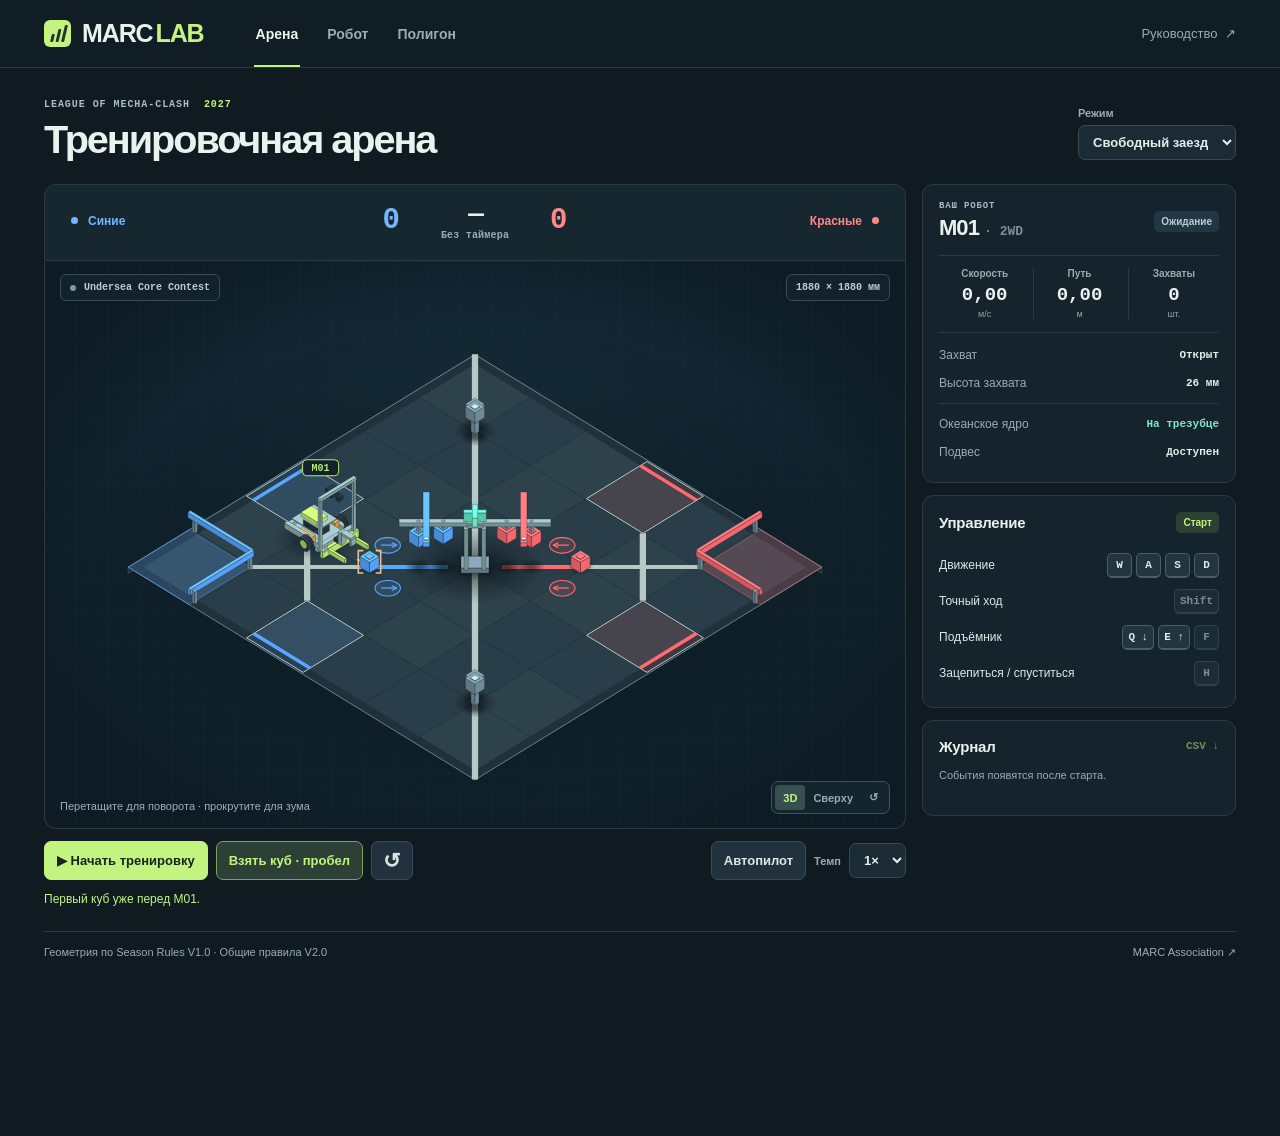
<file: index.html>
<!doctype html>
<html lang="ru">
<head>
  <meta charset="utf-8">
  <meta http-equiv="refresh" content="0; url=simulator.html">
  <title>MARC Lab · Тренажёр LOM 2027</title>
  <link rel="canonical" href="simulator.html">
</head>
<body>
  <p><a href="simulator.html">Открыть тренажёр</a></p>
</body>
</html>
</file>
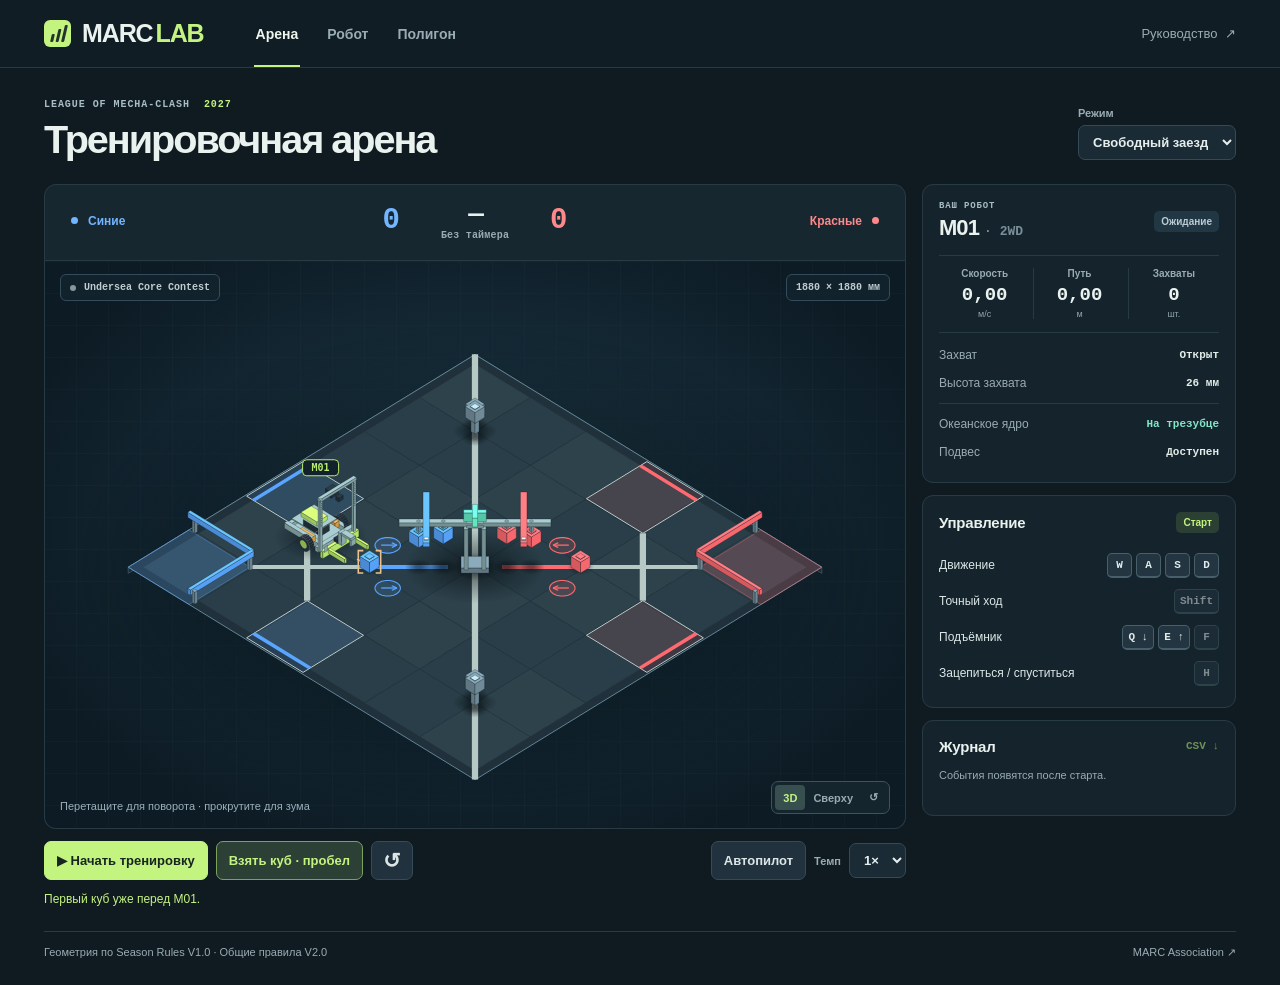
<file: simulator.html>
<!doctype html>
<html lang="ru">
<head>
  <meta charset="utf-8">
  <meta name="viewport" content="width=device-width, initial-scale=1">
  <meta name="color-scheme" content="dark">
  <meta name="description" content="Офлайн-тренажёр робота M01 для MARC League of Mecha-Clash 2027.">
  <title>MARC Lab · Тренажёр LOM 2027</title>
  <link rel="stylesheet" href="web/style.css">
  <script src="web/model.js" defer></script>
  <script src="web/simulation.js" defer></script>
  <script src="web/scene.js" defer></script>
  <script src="web/app.js" defer></script>
</head>
<body>
  <header class="bar">
    <div class="bar-inner">
      <a class="brand" href="simulator.html" aria-label="MARC Lab, главная">
        <span class="brand-mark" aria-hidden="true"><i></i><i></i><i></i></span>
        <span>MARC<span class="brand-lab">LAB</span></span>
      </a>
      <nav class="nav" aria-label="Разделы">
        <button type="button" data-tab="field" aria-current="page">Арена</button>
        <button type="button" data-tab="robot">Робот</button>
        <button type="button" data-tab="lab">Полигон</button>
      </nav>
      <a class="guide" href="https://github.com/jjpacve/marc-lom-lab#readme">Руководство <span aria-hidden="true">↗</span></a>
    </div>
  </header>

  <main>
    <div class="page-head">
      <div>
        <p class="eyebrow">LEAGUE OF MECHA-CLASH <span>2027</span></p>
        <h1 id="page-title">Тренировочная арена</h1>
      </div>
      <div class="configuration" id="arena-controls">
        <label>Режим
          <select id="mode">
            <option value="practice">Свободный заезд</option>
            <option value="match">Матч 2 × 2</option>
          </select>
        </label>
        <label id="division-label">Дивизион
          <select id="division">
            <option value="elementary">Elementary</option>
            <option value="junior">Junior–Senior</option>
            <option value="club">Club</option>
          </select>
        </label>
      </div>
      <div class="configuration" id="lab-controls" hidden>
        <label>Испытание
          <select id="course">
            <option value="grip">Захват куба</option>
            <option value="ramp">Рампа 12°</option>
            <option value="step">Порог 12 мм</option>
          </select>
        </label>
      </div>
    </div>

    <div class="workspace">
      <section class="left" aria-label="Виртуальная сцена">
        <div class="scoreboard" id="scoreboard">
          <div class="team blue"><span class="team-dot"></span><span class="team-label">Синие</span><strong id="blue-score">0</strong></div>
          <div class="clock-block"><span class="clock-value" id="clock">—</span><span id="clock-caption">Без таймера</span></div>
          <div class="team red"><strong id="red-score">0</strong><span class="team-label">Красные</span><span class="team-dot"></span></div>
          <div id="phase-bar" class="phase-bar" aria-hidden="true" hidden><i></i><i></i><i></i><b id="clock-marker"></b></div>
        </div>

        <div class="stage" id="stage">
          <canvas id="scene" tabindex="-1" aria-label="Трёхмерная модель поля MARC и роботов"></canvas>
          <div class="stage-head">
            <div class="stage-label"><span id="live-dot"></span><span id="scene-label">Undersea Core Contest</span></div>
            <span class="dimensions" id="scene-size">1880 × 1880 мм</span>
          </div>
          <div class="stage-accessories">
            <span id="scene-help">Перетащите для поворота · прокрутите для зума</span>
            <div class="views" aria-label="Камера">
              <button id="iso" type="button" aria-pressed="true">3D</button>
              <button id="top" type="button" aria-pressed="false">Сверху</button>
              <button id="home-view" type="button" title="Сбросить камеру" aria-label="Сбросить камеру">↺</button>
            </div>
          </div>
          <div class="result" id="result" hidden>
            <span>МАТЧ ЗАВЕРШЁН</span><strong id="winner"></strong>
            <button type="button" id="again">Новый матч</button>
          </div>
        </div>

        <div class="drive-bar" id="drive-bar">
          <div class="drive-main">
            <button id="play" class="primary" type="button"><span aria-hidden="true">▶</span> Начать тренировку</button>
            <button type="button" class="button pickup-action" id="grip" aria-keyshortcuts="Space">Взять куб · пробел</button>
            <button id="reset" class="button icon-button" type="button" title="Сбросить заезд" aria-label="Сбросить заезд">↺</button>
          </div>
          <button type="button" class="button" id="reset-card" hidden>Вернуться на старт</button>
          <div class="drive-options">
            <button id="auto" class="button" type="button" aria-pressed="false">Автопилот</button>
            <label class="sim-rate">Темп
              <select id="rate" aria-label="Темп симуляции">
                <option value="1">1×</option><option value="2">2×</option><option value="5">5×</option>
              </select>
            </label>
          </div>
          <p id="pickup-hint" class="pickup-hint" role="status">Первый куб уже перед M01.</p>
        </div>
      </section>

      <aside class="aside" id="pilot-panel" aria-label="Управление и телеметрия">
        <section class="panel pilot">
          <div class="panel-head">
            <div><p class="eyebrow">ВАШ РОБОТ</p><h2>M01 <span>· 2WD</span></h2></div>
            <span id="pilot-status" class="status">Ожидание</span>
          </div>
          <div class="stats">
            <div><span>Скорость</span><strong id="speed">0,00</strong><small>м/с</small></div>
            <div><span>Путь</span><strong id="path">0,00</strong><small>м</small></div>
            <div><span>Захваты</span><strong id="captures">0</strong><small>шт.</small></div>
          </div>
          <div class="grip-row"><span>Захват</span><strong id="grip-status">Открыт</strong></div>
          <div class="grip-row"><span>Высота захвата</span><strong id="lift-height">26 мм</strong></div>
          <div id="field-missions" class="field-missions">
            <div class="grip-row"><span>Океанское ядро</span><strong id="core-status">На трезубце</strong></div>
            <div class="grip-row"><span>Подвес</span><strong id="hang-status">Пока закрыт</strong></div>
          </div>
          <div id="trial-stats" hidden>
            <div class="grip-row"><span>Максимальная скорость</span><strong id="peak">0,00 м/с</strong></div>
            <div class="grip-row"><span>Максимальный наклон</span><strong id="tilt">0,0°</strong></div>
          </div>
        </section>

        <section class="panel commands">
          <div class="panel-head">
            <div><h2>Управление</h2></div>
            <span class="status accent" id="control-mode">Старт</span>
          </div>
          <div class="control-row"><span>Движение</span><span class="keys">
            <button type="button" data-hold="KeyW" aria-label="Вперёд">W</button>
            <button type="button" data-hold="KeyA" aria-label="Влево">A</button>
            <button type="button" data-hold="KeyS" aria-label="Назад">S</button>
            <button type="button" data-hold="KeyD" aria-label="Вправо">D</button>
          </span></div>
          <div class="control-row"><span>Точный ход</span><span class="keys">
            <button type="button" id="precision" aria-pressed="false" aria-label="Переключить точный ход" title="Удерживай Shift или нажми эту кнопку">Shift</button>
          </span></div>
          <div class="control-row"><span>Подъёмник</span><span class="keys">
            <button type="button" data-hold="KeyQ" aria-label="Опустить">Q ↓</button>
            <button type="button" data-hold="KeyE" aria-label="Поднять">E ↑</button>
            <button type="button" id="target-height" aria-label="Выставить высоту выбранного предмета" title="Выставить высоту подсвеченного предмета">F</button>
          </span></div>
          <div class="control-row" id="hang-controls"><span>Зацепиться / спуститься</span><span class="keys">
            <button type="button" id="hang" aria-label="Зацепиться за перекладину или спуститься">H</button>
          </span></div>
          <p class="panel-note" id="control-hint" hidden></p>
        </section>

        <section class="panel events">
          <div class="panel-head">
            <div><h2>Журнал</h2></div>
            <button type="button" class="link-button" id="export" disabled>CSV ↓</button>
          </div>
          <ul id="event-list"><li class="empty">События появятся после старта.</li></ul>
        </section>
      </aside>

      <aside class="aside" id="robot-panel" aria-label="Параметры робота" hidden>
        <section class="panel pilot">
          <div class="panel-head">
            <div><p class="eyebrow">ПРОТОТИП</p><h2>M01 <span>· 2WD</span></h2></div>
            <span class="status accent">STEP</span>
          </div>
          <div class="grip-row"><span>Стартовый габарит</span><strong>312 × 214 мм</strong></div>
          <div class="grip-row"><span>Колёса / колея</span><strong>Ø 64 / 188 мм</strong></div>
          <div class="grip-row"><span>Ход подъёмника</span><strong>246 мм</strong></div>
          <div class="grip-row"><span>Модельная масса</span><strong>1,40 кг</strong></div>
          <a class="primary file-link" href="cad/M01.step" download>Скачать M01.step <span aria-hidden="true">↓</span></a>
        </section>
        <section class="panel tuning">
          <div class="panel-head"><div><h2>Параметры симуляции</h2></div></div>
          <label>Макс. скорость <output id="speed-limit-value">0,52 м/с</output>
            <input type="range" id="speed-limit" min="0.20" max="0.90" step="0.01" value="0.52">
          </label>
          <label>Сцепление с матом <output id="friction-value">0,82</output>
            <input type="range" id="friction" min="0.12" max="1.30" step="0.01" value="0.82">
          </label>
          <label>Масса <output id="mass-value">1,40 кг</output>
            <input type="range" id="mass" min="0.85" max="2.20" step="0.01" value="1.40">
          </label>
          <label>Высота центра масс <output id="cg-value">63 мм</output>
            <input type="range" id="cg" min="0.035" max="0.160" step="0.001" value="0.063">
          </label>
          <p class="panel-note">Настройки применяются к заездам в браузере.</p>
        </section>
        <section class="panel files">
          <a href="README.md#webots">Открытие проекта Webots <span>↗</span></a>
        </section>
      </aside>
    </div>
    <footer><span>Геометрия по Season Rules V1.0 · Общие правила V2.0</span><a href="https://www.marc-association.org/leagueofmecha-clash">MARC Association ↗</a></footer>
  </main>
</body>
</html>
</file>
<file: web/style.css>
:root {
  font-family: "Inter", "Helvetica Neue", Arial, sans-serif;
  color: #e9f2ee;
  background: #101a21;
  color-scheme: dark;
  --muted: #9aacb3;
  --quiet: #798e99;
  --line: #283b45;
  --panel: #15232c;
  --green: #c4f480;
  --blue: #73b5ff;
  --red: #ff888a;
  --mono: "SF Mono", "IBM Plex Mono", Consolas, monospace;
}
*, *::before, *::after { box-sizing: border-box; }
[hidden] { display: none !important; }
body { margin: 0; min-width: 320px; min-height: 100vh; }
button, select, input { font: inherit; }
button, a, select { -webkit-tap-highlight-color: transparent; }
button, select { cursor: pointer; }
button:disabled { cursor: default; opacity: .52; }
a { color: inherit; text-decoration: none; }
:focus-visible { outline: 2px solid var(--green); outline-offset: 4px; }
.bar { background: #111d25; border-bottom: 1px solid var(--line); }
.bar-inner { max-width: 1560px; padding: 0 44px; margin: auto; height: 67px; display: flex; align-items: center; gap: 50px; }
.brand { font-weight: 850; letter-spacing: -.045em; font-size: 25px; display: inline-flex; gap: 11px; align-items: center; white-space: nowrap; }
.brand-lab { color: var(--green); margin-left: 3px; }
.brand-mark { width: 27px; height: 27px; display: flex; align-items: flex-end; padding: 5px 5px 5px 7px; gap: 3px; background: var(--green); border-radius: 6px; }
.brand-mark i { background: #24332b; width: 3px; border-radius: 1px; height: 8px; transform: skew(-13deg); }
.brand-mark i:nth-child(2) { height: 13px; }
.brand-mark i:nth-child(3) { height: 17px; }
.nav { display: flex; gap: 25px; height: 100%; }
.nav button { color: var(--muted); border: 0; border-bottom: 2px solid transparent; background: transparent; padding: 2px 2px 0; font-size: 14px; font-weight: 650; }
.nav button:hover, .nav [aria-current] { color: #edf5ed; }
.nav [aria-current] { border-bottom-color: var(--green); }
.guide { margin-left: auto; color: var(--muted); font-size: 13px; white-space: nowrap; }
.guide:hover, footer a:hover { color: var(--green); }
.guide span { margin-left: 4px; }
main { max-width: 1560px; padding: 31px 44px 24px; margin: auto; }
.page-head { display: flex; justify-content: space-between; align-items: end; gap: 20px; margin-bottom: 24px; }
.eyebrow { color: #a8bdc4; font-family: var(--mono); font-size: 10px; font-weight: 650; letter-spacing: .095em; margin: 0 0 8px; }
.eyebrow span { color: var(--green); margin-left: 7px; }
h1 { font-size: clamp(28px, 3.1vw, 43px); font-weight: 780; margin: 0; letter-spacing: -.052em; line-height: 1.06; }
h2 { font-size: 15px; font-weight: 740; margin: 0; letter-spacing: -.015em; }
.configuration { display: flex; gap: 10px; align-items: end; }
.configuration label { display: grid; gap: 6px; }
.configuration label, .sim-rate { color: var(--muted); font-size: 11px; font-weight: 650; }
select { color: #e5eeed; background: #1b2b35; border: 1px solid #344a56; border-radius: 7px; padding: 8px 10px; font-size: 13px; min-height: 35px; }
.workspace { display: grid; grid-template-columns: minmax(0, 1fr) minmax(272px, 314px); gap: 16px; align-items: start; }
.left { min-width: 0; }
.scoreboard { border: 1px solid var(--line); border-radius: 12px 12px 0 0; background: #172730; display: grid; align-items: center; grid-template-columns: 1fr 150px 1fr; position: relative; padding: 10px 26px 14px; min-height: 77px; }
.team { display: flex; align-items: center; gap: 10px; }
.team strong { font: 700 29px var(--mono); margin-left: auto; font-variant-numeric: tabular-nums; }
.team .team-label { font-size: 12px; font-weight: 700; }
.team.red { justify-content: flex-end; color: var(--red); }
.team.red strong { margin-left: 0; margin-right: auto; }
.team.blue { color: var(--blue); }
.team-dot, #live-dot { display: inline-block; width: 7px; height: 7px; border-radius: 50%; background: currentColor; }
.clock-block { display: grid; justify-items: center; gap: 2px; min-width: 0; }
.clock-value { font: 720 26px var(--mono); letter-spacing: -.075em; line-height: 1.04; }
#clock-caption { font: 600 10px var(--mono); letter-spacing: .02em; color: var(--muted); text-align: center; }
.phase-bar { position: absolute; left: 0; right: 0; bottom: 0; height: 3px; display: grid; grid-template-columns: 1fr 3fr 1fr; gap: 2px; overflow: clip; }
.phase-bar i:nth-child(1) { background: #587247; }
.phase-bar i:nth-child(2) { background: #3e5a67; }
.phase-bar i:nth-child(3) { background: #826341; }
.phase-bar b { left: 0; width: 2px; position: absolute; height: 100%; background: var(--green); }

.stage { position: relative; height: clamp(365px, min(51.5vw, 100svh - 329px), 568px); border: 1px solid var(--line); border-radius: 12px; min-width: 0; overflow: hidden; isolation: isolate;
  background-color: #0d1b24;
  background-image: linear-gradient(0deg, transparent 31px, #263c4845 32px), linear-gradient(90deg, transparent 31px, #263c4845 32px),
    radial-gradient(ellipse at 50% 47%, #244451 0, #132733 47%, #0d1b24 79%);
  background-size: 32px 32px, 32px 32px, 100% 100%;
}
.scoreboard:not([hidden]) + .stage { border-top: 0; border-top-left-radius: 0; border-top-right-radius: 0; }
#scene { position: absolute; width: 100%; height: 100%; display: block; touch-action: none; cursor: grab; }
#scene:active { cursor: grabbing; }
.stage-head, .stage-accessories { position: absolute; left: 15px; right: 15px; display: flex; align-items: center; justify-content: space-between; gap: 10px; pointer-events: none; }
.stage-head { top: 13px; }
.stage-accessories { bottom: 14px; align-items: flex-end; }
.stage-label, .dimensions { background: #13232dea; border: 1px solid #344c59; padding: 7px 9px; border-radius: 6px; color: #bfccd1; font-family: var(--mono); font-size: 10px; font-weight: 600; }
.stage-label { display: flex; align-items: center; gap: 8px; }
#live-dot { width: 6px; height: 6px; color: #8597a1; }
#live-dot.live { color: var(--green); box-shadow: 0 0 8px #bbfb7e82; }
#scene-help { font-size: 11px; color: #9ab0ba; padding: 2px 0; }
.views { background: #15262fec; border: 1px solid #3d5360; display: flex; align-items: stretch; padding: 3px; border-radius: 7px; pointer-events: auto; }
.views button { border: 0; background: transparent; color: var(--muted); border-radius: 4px; padding: 6px 8px; font-size: 11px; font-weight: 670; white-space: nowrap; }
.views button[aria-pressed="true"] { background: #37504f; color: var(--green); }
.views button:hover { color: #f4fff0; }
.result { position: absolute; top: 53px; right: 15px; display: grid; justify-items: start; gap: 8px; padding: 12px 15px; background: #13232df2; border: 1px solid #3d5360; border-radius: 8px; }
.result span { font: 650 9px var(--mono); letter-spacing: .07em; color: var(--green); }
.result strong { font-size: clamp(15px, 2vw, 22px); }
.result button { border: 1px solid var(--green); background: var(--green); color: #162526; border-radius: 7px; padding: 10px 15px; font-weight: 750; }
.drive-bar { display: flex; align-items: center; justify-content: space-between; gap: 11px; flex-wrap: wrap; padding-top: 12px; }
.drive-main, .drive-options, .sim-rate { display: flex; gap: 8px; align-items: center; }
.drive-main { flex-wrap: wrap; }
.primary, .button { display: inline-flex; align-items: center; justify-content: center; gap: 8px; border-radius: 7px; min-height: 39px; padding: 7px 12px; font-weight: 730; font-size: 13px; }
.primary { color: #172420; background: var(--green); border: 1px solid var(--green); }
.primary:hover { background: #d8ffa8; }
.button { color: #dbe6e5; background: #21323e; border: 1px solid #354b58; }
.button:not(:disabled):hover, .button[aria-pressed="true"] { background: #2c4347; color: var(--green); }
.icon-button { line-height: 1; font-size: 21px; padding: 6px 11px; }
.pickup-action:not(:disabled) { background: #2c4035; border-color: #7ca35b; color: var(--green); }
.pickup-action:not(:disabled):hover { background: #3c503e; }
.pickup-hint { flex-basis: 100%; margin: 0; color: var(--muted); font-size: 12px; line-height: 1.45; }
.pickup-hint.ready { color: var(--green); }
.aside { min-width: 0; display: grid; gap: 12px; }
.panel { background: var(--panel); border: 1px solid var(--line); border-radius: 11px; padding: 16px; }
.panel-head { display: flex; justify-content: space-between; align-items: center; gap: 8px; margin-bottom: 14px; }
.panel-head .eyebrow { font-size: 9px; margin-bottom: 4px; }
.pilot h2 { font-size: 22px; letter-spacing: -.044em; white-space: nowrap; }
.pilot h2 span { color: var(--quiet); font: 650 13px var(--mono); letter-spacing: 0; }
.status { display: inline-flex; white-space: nowrap; padding: 5px 7px; background: #213743; color: #bbccd5; border-radius: 5px; font-size: 10px; font-weight: 720; }
.status.accent { color: var(--green); background: #2c3f33; }
.stats { display: grid; grid-template-columns: repeat(3, minmax(0, 1fr)); gap: 3px; padding: 12px 0 13px; border-block: 1px solid var(--line); margin-bottom: 8px; }
.stats div { text-align: center; min-width: 0; }
.stats div + div { border-left: 1px solid var(--line); }
.stats div > span { color: var(--muted); display: block; font-weight: 550; font-size: 10px; margin-bottom: 5px; }
.stats strong { font: 650 19px var(--mono); }
.stats small { display: block; margin-top: 3px; font-size: 9px; color: #8fa5ad; }
.grip-row { font-size: 12px; display: flex; justify-content: space-between; align-items: center; gap: 8px; min-height: 28px; }
.grip-row span { color: var(--muted); }
.grip-row strong { color: #e4eee9; white-space: nowrap; font: 650 11px var(--mono); }
.field-missions { margin-top: 6px; padding-top: 6px; border-top: 1px solid var(--line); }
.field-missions #core-status { color: #83e6c7; }
.control-row { min-height: 36px; display: flex; align-items: center; justify-content: space-between; gap: 7px; color: #dce7e6; font-size: 12px; }
.keys { display: flex; gap: 4px; }
.keys button { color: #e0ebeb; min-width: 25px; min-height: 25px; padding: 3px 5px; border-radius: 5px; border: 1px solid #465f6a; border-bottom-width: 2px; background: #223540; font: 650 11px var(--mono); touch-action: none; }
.keys button:hover, .keys .pressed, .keys button[aria-pressed="true"] { color: var(--green); border-color: #87ab63; background: #344941; }
.panel-note { margin: 11px 0 0; font-size: 11px; line-height: 1.48; color: var(--muted); }
.events .panel-head { margin-bottom: 8px; }
.link-button { color: var(--green); background: none; border: 0; font: 650 11px var(--mono); padding: 3px 0; }
.events ul { margin: 0; padding: 0; list-style: none; min-height: 36px; }
.events li { color: #c7d5d7; font-size: 11px; display: flex; gap: 10px; padding: 6px 0; border-top: 1px solid var(--line); }
.events li.empty { color: var(--muted); border: 0; }
.event-time { color: #99aeb9; font-family: var(--mono); }
.file-link { width: 100%; margin-top: 11px; justify-content: space-between; }
.tuning label { display: grid; grid-template-columns: 1fr max-content; gap: 5px; margin: 11px 0; font-size: 12px; color: #d6e4e5; }
.tuning output { font: 650 11px var(--mono); color: var(--green); }
.tuning input { width: 100%; grid-column: 1 / -1; accent-color: var(--green); }
.files { display: grid; gap: 12px; }
.files a { display: flex; justify-content: space-between; font-size: 12px; font-weight: 650; color: #d1e3e3; }
.files a:hover { color: var(--green); }
footer { display: flex; justify-content: space-between; gap: 12px; margin-top: 23px; padding-top: 12px; border-top: 1px solid var(--line); color: var(--muted); font-size: 11px; line-height: 1.5; }
footer a { white-space: nowrap; }

@media (max-width: 1090px) {
  .bar-inner { padding-inline: 25px; }
  main { padding-inline: 25px; }
  .workspace { grid-template-columns: minmax(0, 1fr) 265px; }
  .panel { padding: 13px; }
}
@media (max-width: 780px) {
  .bar-inner { gap: 28px; }
  .workspace { grid-template-columns: 1fr; }
  .aside { grid-template-columns: repeat(2, minmax(0, 1fr)); }
  .stage { height: clamp(320px, 75vw, 480px); }
}
@media (max-width: 520px) {
  .bar-inner { height: 56px; padding-inline: 13px; gap: 20px; }
  .brand { font-size: 20px; gap: 6px; }
  .brand-mark { transform: scale(.85); margin-inline: -2px; }
  .nav { gap: 13px; }
  .nav button { font-size: 12px; }
  .guide { display: none; }
  main { padding: 22px 12px 17px; }
  .page-head { align-items: start; flex-direction: column; margin-bottom: 17px; gap: 13px; }
  h1 { font-size: 30px; }
  .scoreboard { grid-template-columns: 1fr 94px 1fr; padding-inline: 10px; min-height: 65px; }
  .team { gap: 5px; }
  .team strong { font-size: 21px; }
  .team .team-label { font-size: 10px; }
  .clock-value { font-size: 23px; }
  #clock-caption { font-size: 9px; }
  .stage { height: 330px; }
  .stage-head, .stage-accessories { left: 8px; right: 8px; }
  .stage-label, .dimensions { font-size: 8px; padding: 5px 6px; }
  #scene-help { display: none; }
  .stage-accessories { justify-content: flex-end; }
  .aside { grid-template-columns: 1fr; }
  .drive-bar { gap: 7px; }
  .drive-main, .drive-options { gap: 5px; }
  .primary, .button { font-size: 11px; padding-inline: 8px; }
  .sim-rate { gap: 4px; font-size: 10px; }
  .sim-rate select { padding-inline: 5px; }
  footer { align-items: start; }
}
</file>
